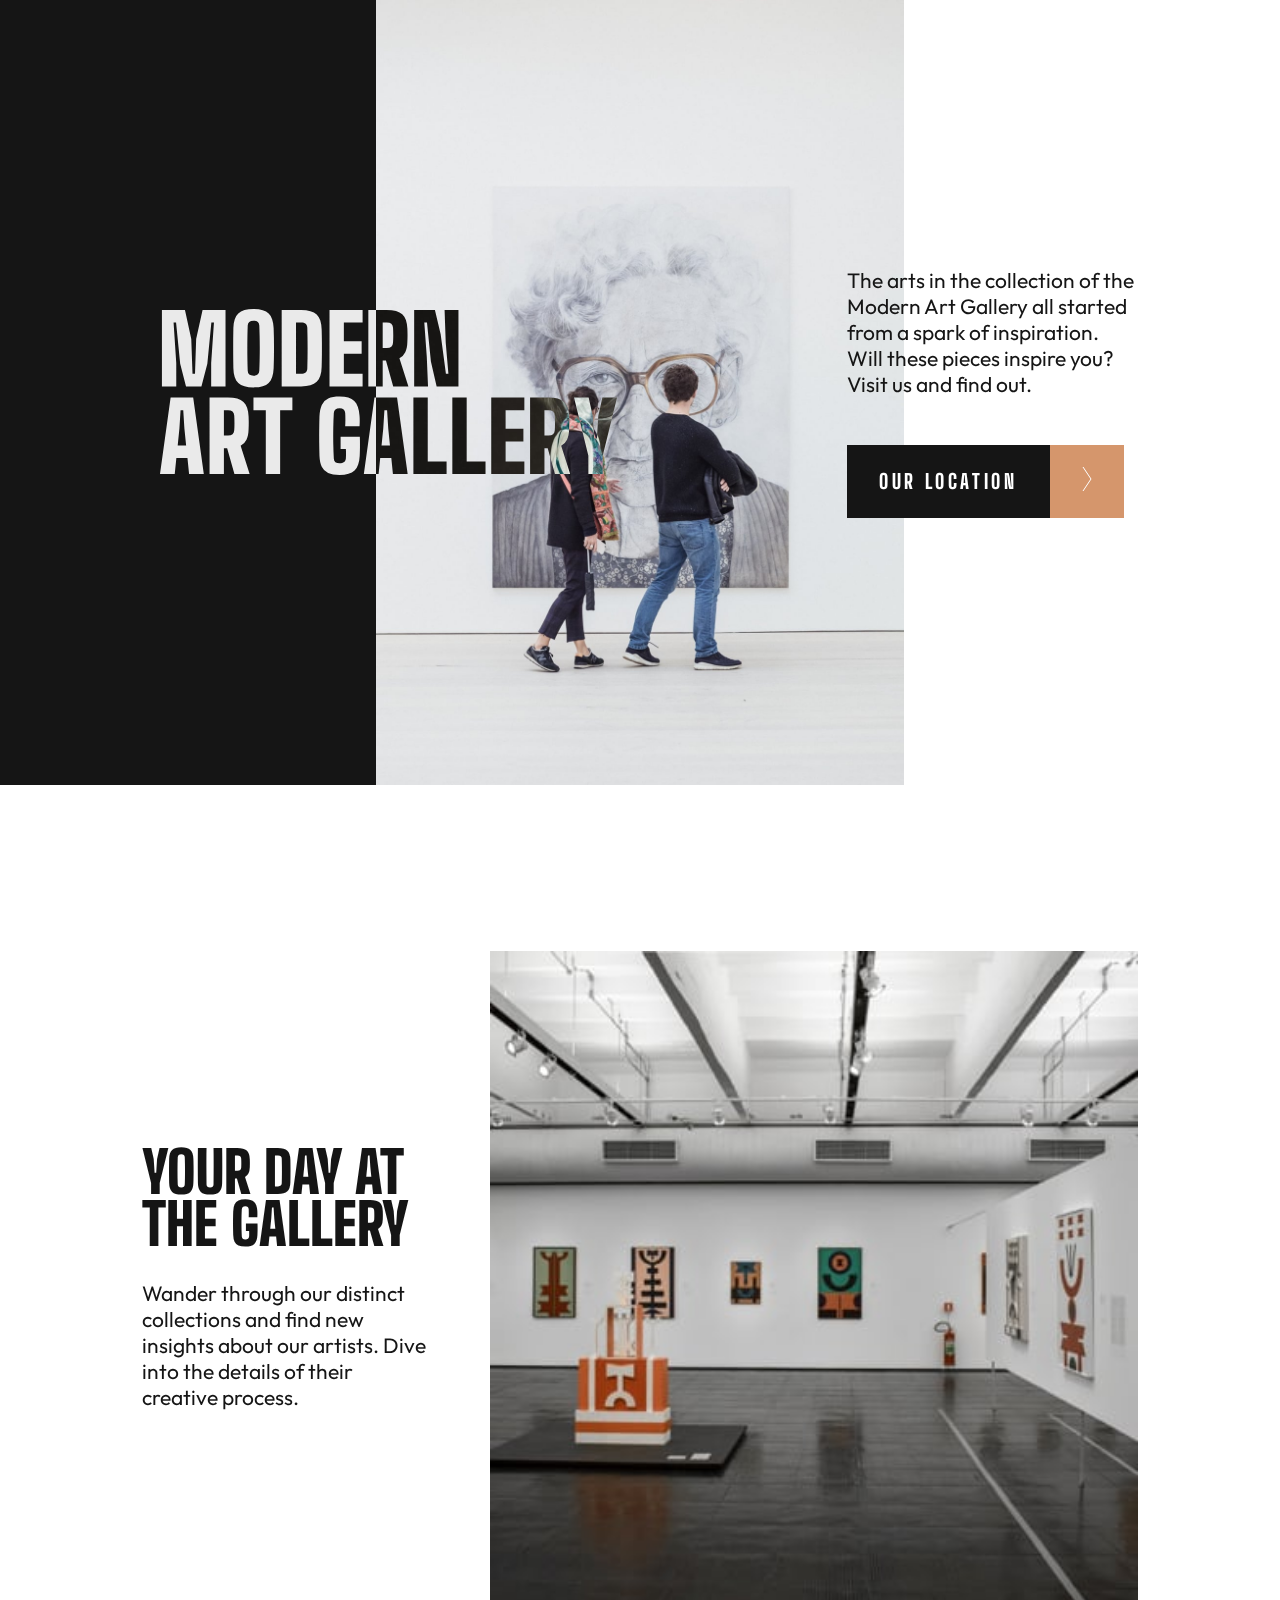
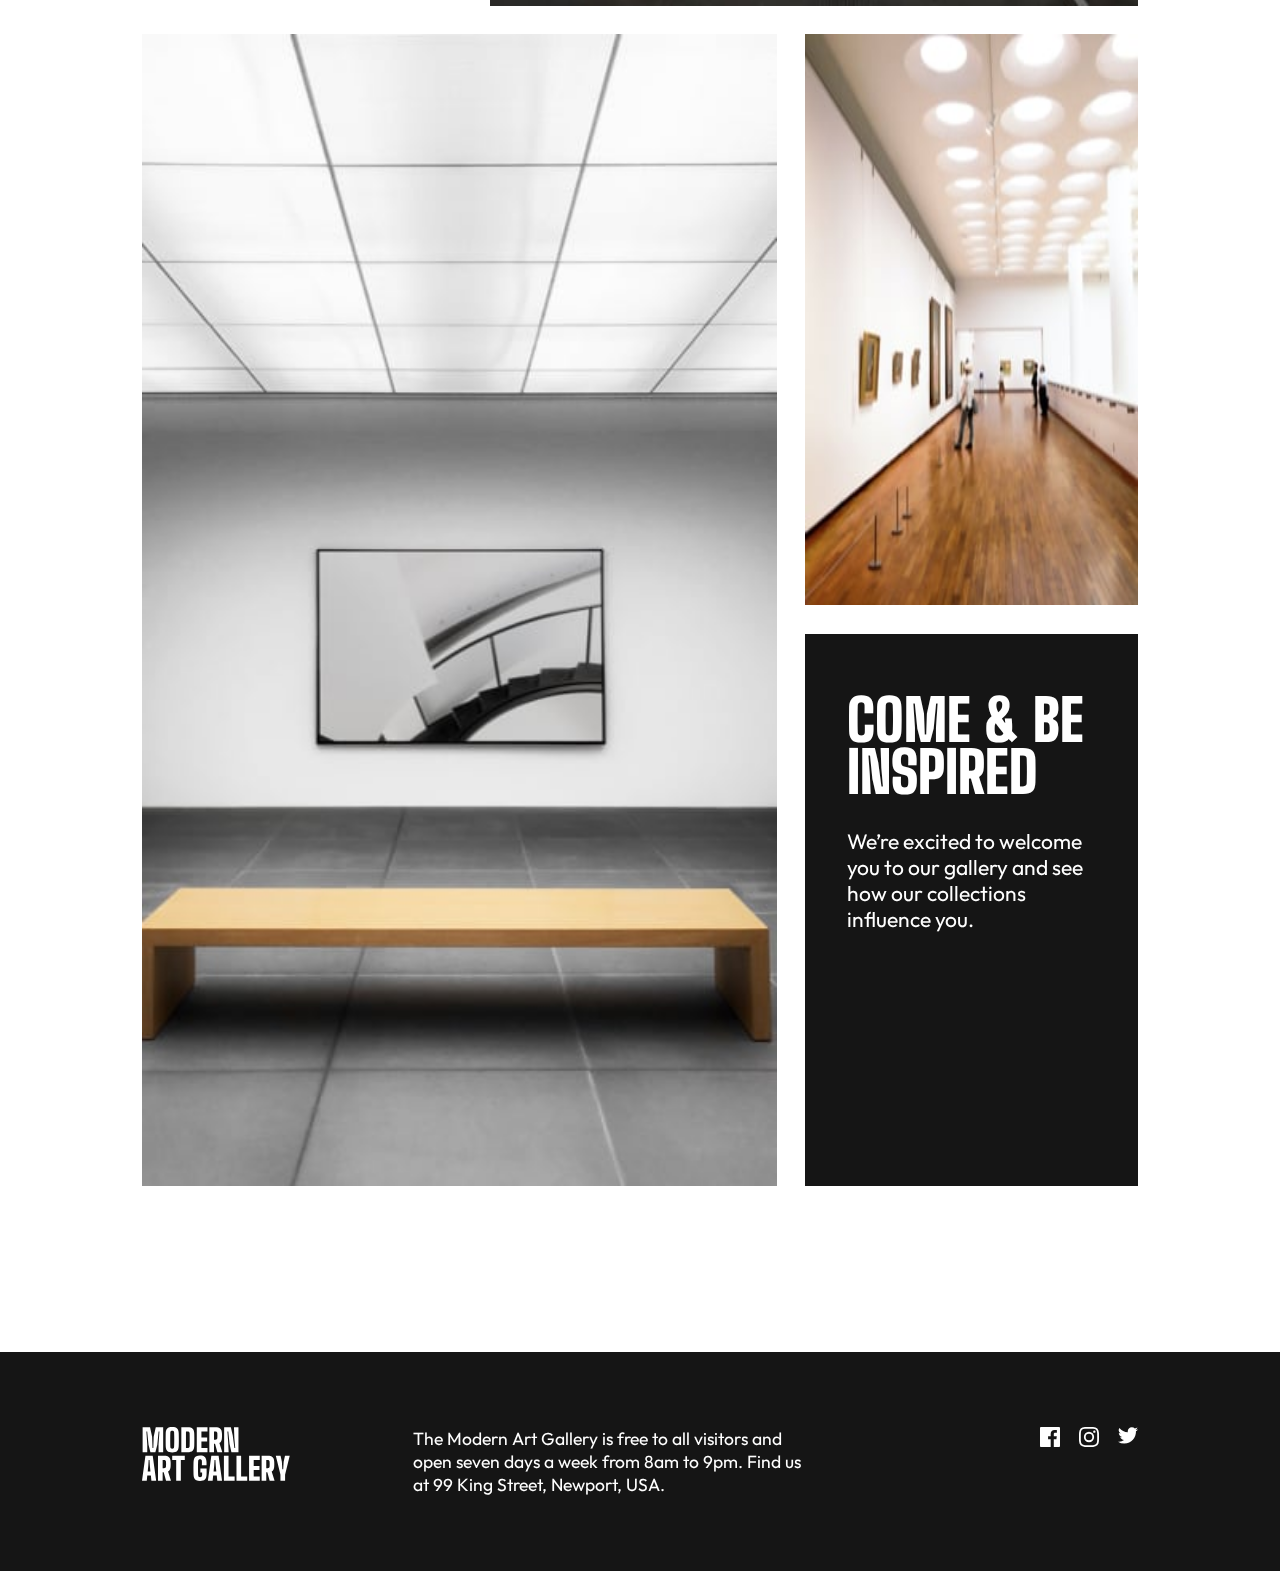
<file: index.html>
<!DOCTYPE html>
<html lang="en">
<head>
  <meta charset="UTF-8">
  <meta name="viewport" content="width=device-width, initial-scale=1.0">

  <link rel="icon" type="image/png" sizes="32x32" href="./assets/favicon-32x32.png">
  
  <title>Art gallery website</title>

  <link rel="stylesheet" href="index.css">
</head>
<body>

  <header>
    <div class="header-black"></div>
    <div class="desktop-logo">
      <img src="./assets/logo-light.svg" alt="logo">
    </div>
    <!-- <div class="desktop-logo dark-logo">
      <img src="./assets/logo-dark.svg" alt="logo">
    </div> -->
    <div class="header-img">
      <picture>
        <source media="(min-width: 70rem)" srcset="./assets/desktop/image-hero@2x.jpg">
        <source media="(min-width: 46rem)" srcset="./assets/tablet/image-hero.jpg">
        <source media="(min-width: 24rem)" srcset="./assets/mobile/image-hero@2x.jpg">
        <img src="./assets/mobile/image-hero.jpg" alt="">
      </picture>
    </div>
    <div class="header-desc">
      <div class="header-logo">
        <img src="./assets/logo-dark.svg" alt="logo">
      </div>
      <p>
        The arts in the collection of the Modern Art Gallery all started
        from a spark of inspiration. Will these pieces inspire you? Visit
        us and find out.
      </p>
      <a class="button" href="location.html">
        <span class="btn-text">Our location</span>
        <span class="btn-arrow">
          <svg width="10" height="24" xmlns="http://www.w3.org/2000/svg">
            <path stroke="#FFF" fill="none" d="m1 0 8 12-8 12" />
          </svg>
        </span>
      </a>
    </div>
  </header>

  <main>
    <section class="image img-1">
      <picture>
        <source media="(min-width: 89rem)" srcset="./assets/desktop/image-grid-1.jpg">
        <source media="(min-width: 48rem)" srcset="./assets/tablet/image-grid-1.jpg">
        <img src="./assets/mobile/image-grid-1.jpg" alt="">
      </picture>
    </section>
    <section class="text light-bg">
      <h2>Your day at the gallery</h2>
      <p>
        Wander through our distinct collections and find new insights about 
        our artists. Dive into the details of their creative process.
      </p>
    </section>
    <section class="image img-2">
      <picture>
        <source media="(min-width: 89rem)" srcset="./assets/desktop/image-grid-2.jpg">
        <source media="(min-width: 48rem)" srcset="./assets/tablet/image-grid-2.jpg">
        <img src="./assets/mobile/image-grid-2.jpg" alt="">
      </picture>
    </section>
    <section class="image img-3">
      <picture>
        <source media="(min-width: 89rem)" srcset="./assets/desktop/image-grid-3.jpg">
        <source media="(min-width: 48rem)" srcset="./assets/tablet/image-grid-3.jpg">
        <img src="./assets/mobile/image-grid-3.jpg" alt="">
      </picture>
    </section>
    <section class="text dark-bg">
      <h2>Come &amp; be inspired</h2>
      <p>
        We’re excited to welcome you to our gallery and see how our collections 
        influence you.
      </p>
    </section>
  </main>

  <footer>
    <div class="footer-container">
      <div class="logo-container">
        <img src="./assets/logo-light.svg" alt="logo">
      </div>
      <div class="address">
        <p>
          The Modern Art Gallery is free to all visitors and open seven days a week
          from 8am to 9pm. Find us at 99 King Street, Newport, USA.
        </p>
      </div>
      <div>
        <ul>
          <li><a href="#">
            <svg width="20" height="20" xmlns="http://www.w3.org/2000/svg">
              <path
                d="M18.896 0H1.104C.494 0 0 .494 0 1.104v17.793C0 19.506.494 20 1.104 20h9.58v-7.745H8.076V9.237h2.606V7.01c0-2.583 1.578-3.99 3.883-3.99 1.104 0 2.052.082 2.329.119v2.7h-1.598c-1.254 0-1.496.597-1.496 1.47v1.928h2.989l-.39 3.018h-2.6V20h5.098c.608 0 1.102-.494 1.102-1.104V1.104C20 .494 19.506 0 18.896 0Z"
                fill="#FFF" />
            </svg>
          </a></li>
          <li><a href="#">
            <svg width="20" height="20" xmlns="http://www.w3.org/2000/svg">
              <path
                d="M10 1.802c2.67 0 2.987.01 4.042.059 2.71.123 3.975 1.409 4.099 4.099.048 1.054.057 1.37.057 4.04 0 2.672-.01 2.988-.057 4.042-.124 2.687-1.387 3.975-4.1 4.099-1.054.048-1.37.058-4.041.058-2.67 0-2.987-.01-4.04-.058-2.718-.124-3.977-1.416-4.1-4.1-.048-1.054-.058-1.37-.058-4.041 0-2.67.01-2.986.058-4.04.124-2.69 1.387-3.977 4.1-4.1 1.054-.048 1.37-.058 4.04-.058ZM10 0C7.284 0 6.944.012 5.877.06 2.246.227.227 2.242.061 5.877.01 6.944 0 7.284 0 10s.012 3.057.06 4.123c.167 3.632 2.182 5.65 5.817 5.817 1.067.048 1.407.06 4.123.06s3.057-.012 4.123-.06c3.629-.167 5.652-2.182 5.816-5.817.05-1.066.061-1.407.061-4.123s-.012-3.056-.06-4.122C19.777 2.249 17.76.228 14.124.06 13.057.01 12.716 0 10 0Zm0 4.865a5.135 5.135 0 1 0 0 10.27 5.135 5.135 0 0 0 0-10.27Zm0 8.468a3.333 3.333 0 1 1 0-6.666 3.333 3.333 0 0 1 0 6.666Zm5.338-9.87a1.2 1.2 0 1 0 0 2.4 1.2 1.2 0 0 0 0-2.4Z"
                fill="#FFF" />
            </svg>
          </a></li>
          <li><a href="#">
            <svg width="20" height="17" xmlns="http://www.w3.org/2000/svg">
              <path
                d="M20 2.172a8.192 8.192 0 0 1-2.357.646 4.11 4.11 0 0 0 1.805-2.27 8.22 8.22 0 0 1-2.606.996A4.096 4.096 0 0 0 13.847.248c-2.65 0-4.596 2.472-3.998 5.037A11.648 11.648 0 0 1 1.392 1a4.109 4.109 0 0 0 1.27 5.478 4.086 4.086 0 0 1-1.858-.513c-.045 1.9 1.318 3.679 3.291 4.075a4.113 4.113 0 0 1-1.853.07 4.106 4.106 0 0 0 3.833 2.849A8.25 8.25 0 0 1 0 14.658a11.616 11.616 0 0 0 6.29 1.843c7.618 0 11.923-6.434 11.663-12.205A8.354 8.354 0 0 0 20 2.172Z"
                fill="#FFF" />
            </svg>
          </a></li>
        </ul>
      </div>
    </div>
  </footer>

</body>
</html>
</file>
<file: index.css>
@font-face {
    font-family: 'Big Shoulders Display';
    src: url(./assets/fonts/BigShouldersDisplay-VariableFont_wght.ttf) format('truetype');
}
@font-face {
    font-family: 'Outfit';
    src: url(./assets/fonts/Outfit-VariableFont_wght.ttf) format('truetype');
}
:root {
    --h1-font-size: clamp(3.75rem, 2.9577464788732395rem + 3.3802816901408446vw, 6rem);
    --h2-font-size: clamp(3.125rem, 2.4107142857142856rem + 1.488095238095238vw, 3.75rem);
    --btn-font-size: 1.25rem;
    --p-font-size: clamp(1.125rem, 0.8392857142857143rem + 0.5952380952380952vw, 1.375rem);
    --p-sec-font-size: clamp(1rem, 0.8571428571428572rem + 0.2976190476190476vw, 1.125rem);

    --heading-font: 'Big Shoulders Display', cursive;
    --body-font: 'Outfit', sans-serif;

    --dark: #151515;
    --light-dark: #151515;
    --white: #ffffff;
    --orange: #d5966c;
}
* {
    margin: 0;
    padding: 0;
    box-sizing: border-box;
}
body {
    font-family: var(--body-font);
    background-color: var(--white);
    color: var(--light-dark);
}
h1, h2, h3, h4, h5, h6 {
    font-family: var(--heading-font);
    text-transform: uppercase;
    font-weight: 900;
}
h1 {
    font-size: var(--h1-font-size);
}
h2 {
    font-size: var(--h2-font-size);
}
p {
    font-size: var(--p-font-size);
    font-weight: 400;
}


.header-img img {
    width: 100%;
}
.header-logo {
    height: clamp(6.875rem, 5.458955223880597rem + 6.156716417910448vw, 11rem);
    margin-top: 2rem;
}
.desktop-logo {
    display: none;
    height: clamp(6.875rem, 5.458955223880597rem + 6.156716417910448vw, 11rem);
}
.header-logo img, .desktop-logo img {
    height: 100%;
}
.header-desc {
    padding: 0 clamp(1rem, -2.1753731343283587rem + 13.805970149253731vw, 10.25rem);
    display: flex;
    flex-direction: column;
    gap: clamp(2rem, 1.08rem + 4vw, 3rem);
}
@media screen and (min-width: 46rem) {
    header {
        display: grid;
        grid-template-columns: 2fr 0.25fr 2fr;
    }
    .header-img {
        grid-column: 1 / 3;
        grid-row: 1 / 2;
    }
    .header-desc {
        padding-left: 0;
        grid-column: 2 / 4;
        grid-row: 1 / 2;
        align-self: center;
    }
}
@media screen and (min-width: 70rem) {
    header {
        grid-template-columns: 2fr 2.5fr 0.3fr 2fr;
    }
    .header-black {
        background-color: var(--dark);
        display: block;
        grid-column: 1 / 2;
        grid-row: 1 / 2;
        height: 100%;
    }
    .header-img {
        grid-column: 2 / 4;
        grid-row: 1 / 2;
    }
    .header-img img {
        height: 100%;
    }
    .header-desc {
        grid-column: 3 / 5;
        grid-row: 1 / 2;
    }
    .header-logo {
        display: none;
    }
    .desktop-logo {
        display: block;
        grid-column: 1 / 3;
        grid-row: 1 / 2;
        align-self: center;
        margin-left: 10rem;
        mix-blend-mode: difference;
    }
}
.button {
    border: none;
    font-size: var(--btn-font-size);
    cursor: pointer;
    display: flex;
    text-transform: uppercase;
    font-family: var(--heading-font);
    font-weight: 800;
    font-size: var(--btn-font-size);
    width: fit-content;
    text-decoration: none;
}
.button .btn-text {
    background-color: var(--dark);
    padding: 1.5rem 2rem;
    color: var(--white);
    letter-spacing: 0.22725rem;
}
.button:hover .btn-text {
    background-color: var(--orange);
}
.button .btn-arrow {
    background-color: var(--orange);
    padding: 1.4rem 2rem;
}
.button:hover .btn-arrow {
    background-color: var(--dark);
}


main {
    padding: 0 clamp(1rem, -2.1753731343283587rem + 13.805970149253731vw, 10.25rem);
    display: grid;
    row-gap: clamp(1rem, -0.1428571428571428rem + 2.380952380952381vw, 2rem);
    margin: clamp(7.5rem, 3.2142857142857153rem + 8.928571428571427vw, 11.25rem) auto;
    max-width: 90rem;
}
.text h2 {
    margin-bottom: clamp(1.5rem, 0.9285714285714286rem + 1.1904761904761905vw, 2rem);
    line-height: 0.9;
}
.dark-bg {
    background-color: var(--dark);
    color: var(--white);
    padding: clamp(3rem, 1.8571428571428572rem + 2.380952380952381vw, 4rem) clamp(1.5rem, -0.2142857142857142rem + 3.571428571428571vw, 3rem);
}
main img {
    width: 100%;
    height: 100%;
}
@media screen and (min-width: 48rem) {
    main {
        grid-template-columns: clamp(13.9375rem, 4.866071428571429rem + 18.898809523809522vw, 21.875rem) 1fr clamp(17.5rem, 12.5rem + 10.416666666666666vw, 21.875rem);
        column-gap: clamp(1rem, -0.1428571428571428rem + 2.380952380952381vw, 2rem);
    }
    .light-bg {
        grid-column: 1 / 2;
        grid-row: 1 / 2;
        align-self: center;
        margin-right: 2rem;
    }
    .img-1 {
        grid-column: 2 / 4;
        grid-row: 1 / 2;
    }
    .img-2 {
        grid-column: 1 / 3;
        grid-row: 2 / 4;
    }
    .img-3 {
        grid-column: 3 / 4;
        grid-row: 2 / 3;
    }
    .dark-bg {
        grid-column: 3 / 4;
        grid-row: 3 / 4;
    }   
}


.l {
    background-color: var(--dark);
    padding: clamp(3rem, 1.7985074626865671rem + 5.223880597014925vw, 6.5rem) clamp(1rem, -2.1753731343283587rem + 13.805970149253731vw, 10.25rem) clamp(3.5rem, 1.955223880597015rem + 6.7164179104477615vw, 8rem);
}
.location {
    color: var(--white);
    max-width: 69rem;
    margin: 0 auto;
}
.location h2 {
    margin-bottom: 2rem;
}
.location div {
    display: flex;
    gap: clamp(1.25rem, 1.164179104477612rem + 0.3731343283582089vw, 1.5rem);
    flex-direction: column;
}
.location div p:last-child {
    max-width: 33.75rem;
}
h3 {
    color: var(--orange);
    font-size: clamp(2rem, 1.7142857142857144rem + 0.5952380952380952vw, 2.25rem);
}
@media screen and (min-width: 48rem){
    .location {
        display: flex;
        gap: clamp(4.25rem, -6.607142857142856rem + 22.619047619047617vw, 13.75rem);
    }
}


.map {
    position: relative;
}
.map .button {
    position: absolute;
    top: 0;
    left: clamp(0rem, -3.310606060606061rem + 14.393939393939394vw, 9.5rem);
    z-index: 2;
}
.map #mapid {
    z-index: 1;
}


footer {
    background-color: var(--dark);
    color: var(--white);
    padding: clamp(3rem, 2.3134328358208958rem + 2.9850746268656714vw, 5rem) clamp(1rem, -2.1753731343283587rem + 13.805970149253731vw, 10.25rem);
}
.location-footer {
    background-color: var(--orange);
    color: var(--dark);
}
footer p {
    font-size: var(--p-sec-font-size);
}
.footer-container {
    display: flex;
    flex-direction: column;
    gap: 2.38rem;
    max-width: 69rem;
    margin: 0 auto;
}
.logo-container {
    height: clamp(2.5rem, 1.2142857142857144rem + 2.6785714285714284vw, 3.625rem);
}
.logo-container img {
    height: 100%;
}
ul {
    display: flex;
    gap: 1.19rem;
}
li {
    list-style: none;
}
li:hover svg path {
    fill: var(--orange);
}
.location-footer svg path {
    fill: var(--dark);
}
.location-footer li:hover svg path {
    fill: var(--white);
}
@media screen and (min-width: 48rem) {
    .footer-container {
        flex-direction: row;
        gap: 0;
    } 
    .address {
        margin-left: clamp(4.06rem, -1.3342857142857145rem + 11.238095238095237vw, 8.78rem);
        margin-right: auto;
        width: clamp(17.5626rem, 6.919857142857143rem + 22.17238095238095vw, 26.875rem);
    }
}
</file>
